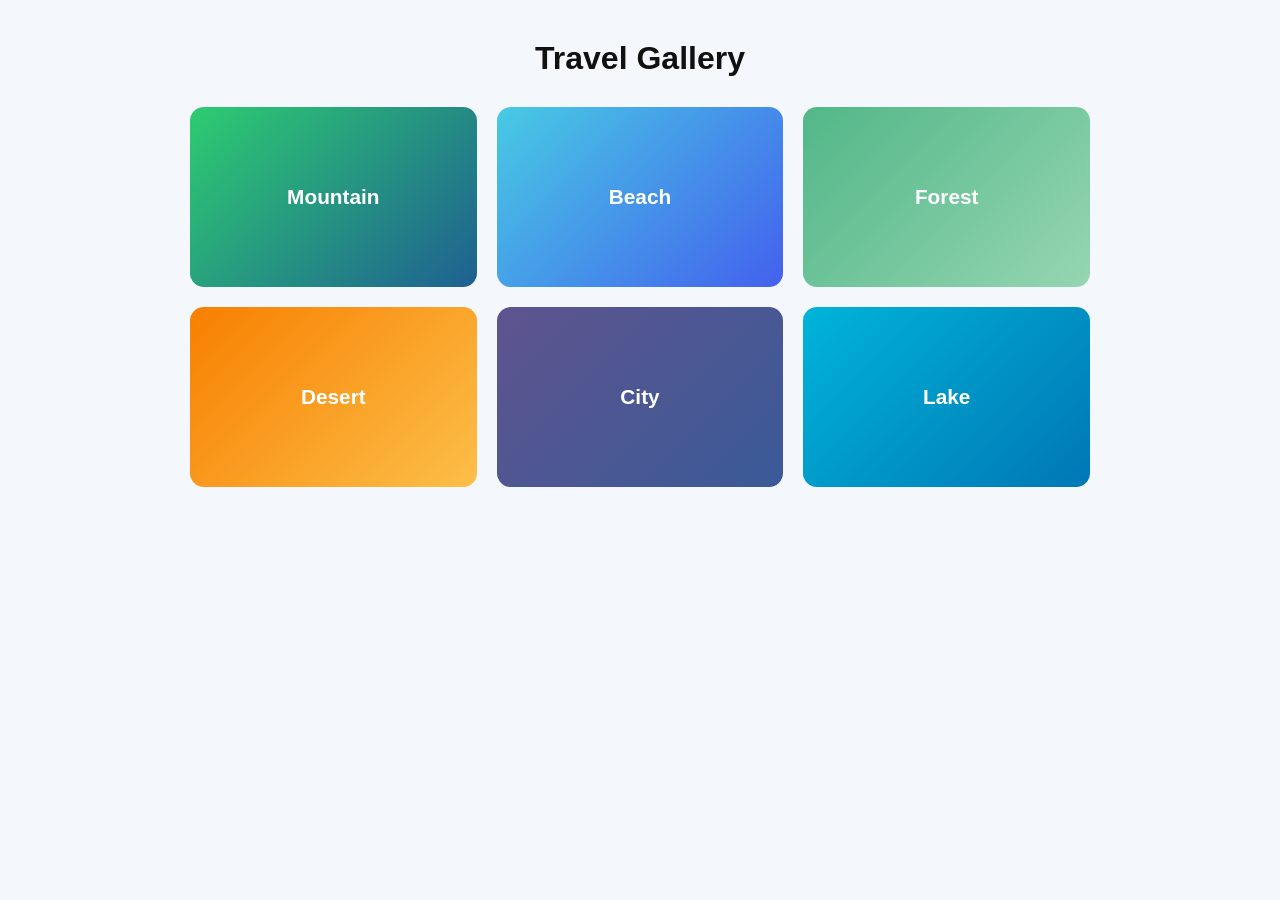
<file: Frontend_EndTerm_Exam_PCEA24CS162/Scenario_1/index.html>
<!DOCTYPE html>
<html lang="en">
<head>
  <meta charset="UTF-8" />
  <meta name="viewport" content="width=device-width, initial-scale=1.0" />
  <title>Travel Gallery</title>
  <link rel="stylesheet" href="style.css" />
</head>
<body>

  <h1>Travel Gallery</h1>

  <div class="gallery">
    <div class="tile" style="background: linear-gradient(135deg, #2ecc71, #1e6091);">Mountain</div>
    <div class="tile" style="background: linear-gradient(135deg, #48cae4, #4361ee);">Beach</div>
    <div class="tile" style="background: linear-gradient(135deg, #52b788, #95d5b2);">Forest</div>
    <div class="tile" style="background: linear-gradient(135deg, #f77f00, #fcbf49);">Desert</div>
    <div class="tile" style="background: linear-gradient(135deg, #5e548e, #3a5a98);">City</div>
    <div class="tile" style="background: linear-gradient(135deg, #00b4d8, #0077b6);">Lake</div>
  </div>

  <div id="lightbox" class="lightbox hidden">
    <span id="closeBtn" class="close-btn">&times;</span>
    <div id="bigTile" class="big-tile"></div>
  </div>

  <script src="script.js"></script>
</body>
</html>
</file>
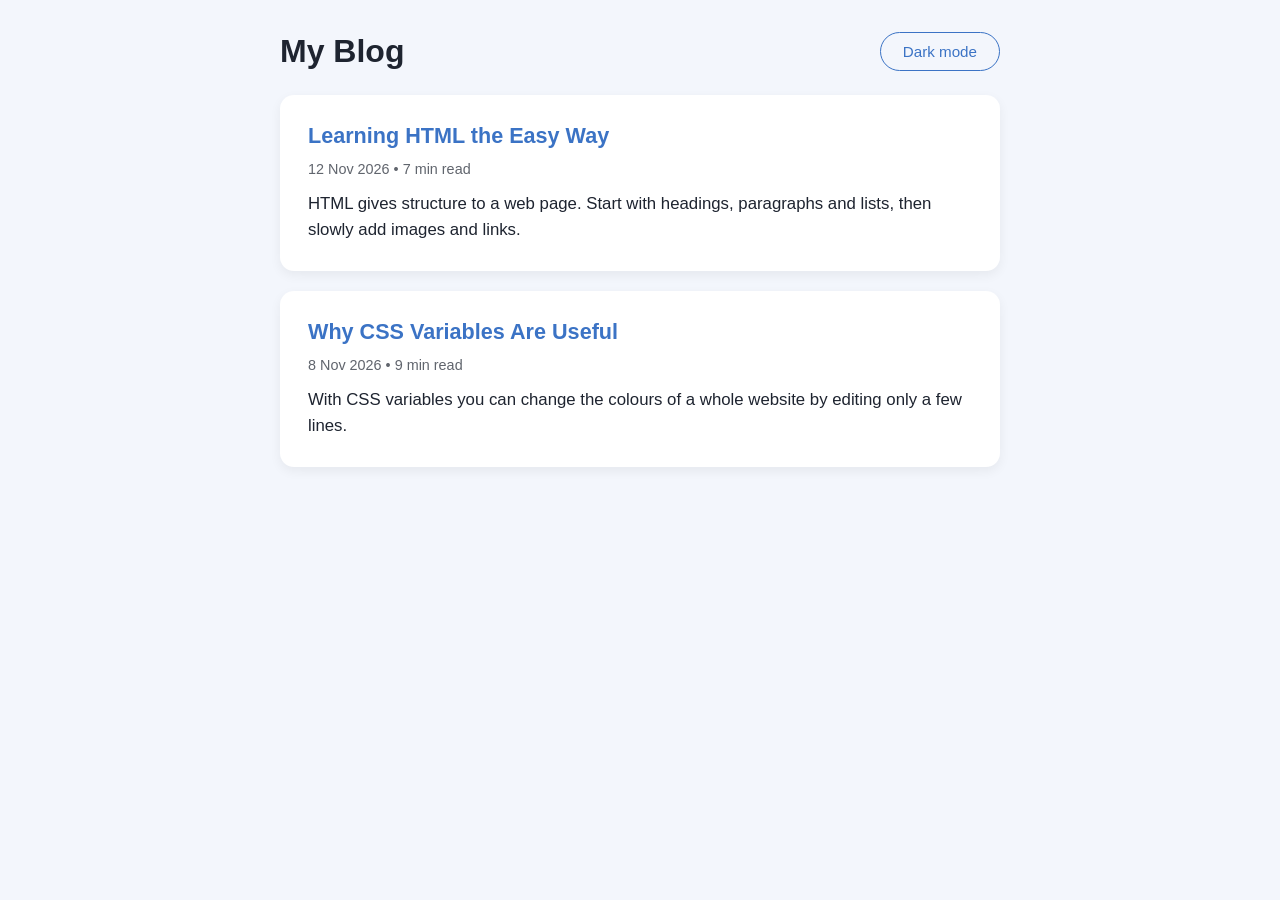
<file: Frontend_EndTerm_Exam_PCEA24CS162/Scenario_2/index.html>
<!DOCTYPE html>
<html lang="en">
<head>
  <meta charset="UTF-8">
  <meta name="viewport" content="width=device-width, initial-scale=1.0">
  <title>My Blog</title>
  <link rel="stylesheet" href="style.css">
</head>
<body>
  <div class="container">
    <header class="top-bar">
      <h1>My Blog</h1>
      <button id="theme-toggle" type="button">Dark mode</button>
    </header>

    <main class="posts">
      <article class="card">
        <h2>Learning HTML the Easy Way</h2>
        <p class="meta">12 Nov 2026 &bull; 7 min read</p>
        <p class="content">
          HTML gives structure to a web page. Start with headings, paragraphs and lists, then slowly add images and links.
        </p>
      </article>

      <article class="card">
        <h2>Why CSS Variables Are Useful</h2>
        <p class="meta">8 Nov 2026 &bull; 9 min read</p>
        <p class="content">
          With CSS variables you can change the colours of a whole website by editing only a few lines.
        </p>
      </article>
    </main>
  </div>

  <script src="script.js"></script>
</body>
</html>
</file>
<file: Frontend_EndTerm_Exam_PCEA24CS162/Scenario_1/style.css>
* {
  box-sizing: border-box;
  margin: 0;
  padding: 0;
  font-family: Arial, sans-serif;
}

body {
  background-color: #f4f7fc;
  padding: 40px 20px;
  display: flex;
  flex-direction: column;
  align-items: center;
}

h1 {
  margin-bottom: 30px;
  font-size: 2rem;
  color: #111;
}

.gallery {
  display: grid;
  grid-template-columns: repeat(3, 1fr);
  gap: 20px;
  width: 100%;
  max-width: 900px;
}

.tile {
  height: 180px;
  border-radius: 14px;
  display: flex;
  align-items: center;
  justify-content: center;
  color: #ffffff;
  font-weight: bold;
  font-size: 1.3rem;
  cursor: pointer;
  transition: transform 0.25s ease;
}

.tile:hover {
  transform: scale(1.05);
}

.lightbox {
  position: fixed;
  inset: 0;
  background-color: rgba(0, 0, 0, 0.8);
  display: flex;
  align-items: center;
  justify-content: center;
  z-index: 1000;
}

.lightbox.hidden {
  display: none;
}

.close-btn {
  position: absolute;
  top: 25px;
  right: 35px;
  color: #ffffff;
  font-size: 2.2rem;
  font-weight: bold;
  cursor: pointer;
  user-select: none;
}

.big-tile {
  width: 65%;
  max-width: 620px;
  height: 360px;
  border-radius: 16px;
  display: flex;
  align-items: center;
  justify-content: center;
  color: #ffffff;
  font-weight: bold;
  font-size: 2.2rem;
}
</file>
<file: Frontend_EndTerm_Exam_PCEA24CS162/Scenario_2/style.css>
:root {
  --bg: #f3f6fc;
  --text: #1e2430;
  --card: #ffffff;
  --accent: #3b73c5;
}

body.dark {
  --bg: #11131a;
  --text: #e6e9f2;
  --card: #1d2230;
  --accent: #689bf2;
}

* {
  box-sizing: border-box;
  margin: 0;
  padding: 0;
}

body {
  font-family: Arial, Helvetica, sans-serif;
  background-color: var(--bg);
  color: var(--text);
  transition: background-color 0.25s ease, color 0.25s ease;
  padding: 32px 20px;
}

.container {
  max-width: 720px;
  margin: 0 auto;
}

.top-bar {
  display: flex;
  justify-content: space-between;
  align-items: center;
  margin-bottom: 24px;
}

.top-bar h1 {
  font-size: 2rem;
}

#theme-toggle {
  background-color: transparent;
  color: var(--accent);
  border: 1.5px solid var(--accent);
  border-radius: 999px;
  padding: 10px 22px;
  font-size: 0.95rem;
  cursor: pointer;
  transition: background-color 0.2s ease, color 0.2s ease;
}

#theme-toggle:hover {
  background-color: var(--accent);
  color: var(--card);
}

.posts {
  display: flex;
  flex-direction: column;
  gap: 20px;
}

.card {
  background-color: var(--card);
  border-radius: 14px;
  padding: 28px;
  box-shadow: 0 4px 12px rgba(0, 0, 0, 0.06);
  transition: background-color 0.25s ease;
}

.card h2 {
  color: var(--accent);
  font-size: 1.35rem;
  margin-bottom: 12px;
}

.card .meta {
  font-size: 0.9rem;
  opacity: 0.7;
  margin-bottom: 14px;
}

.card .content {
  font-size: 1.05rem;
  line-height: 1.55;
}
</file>
